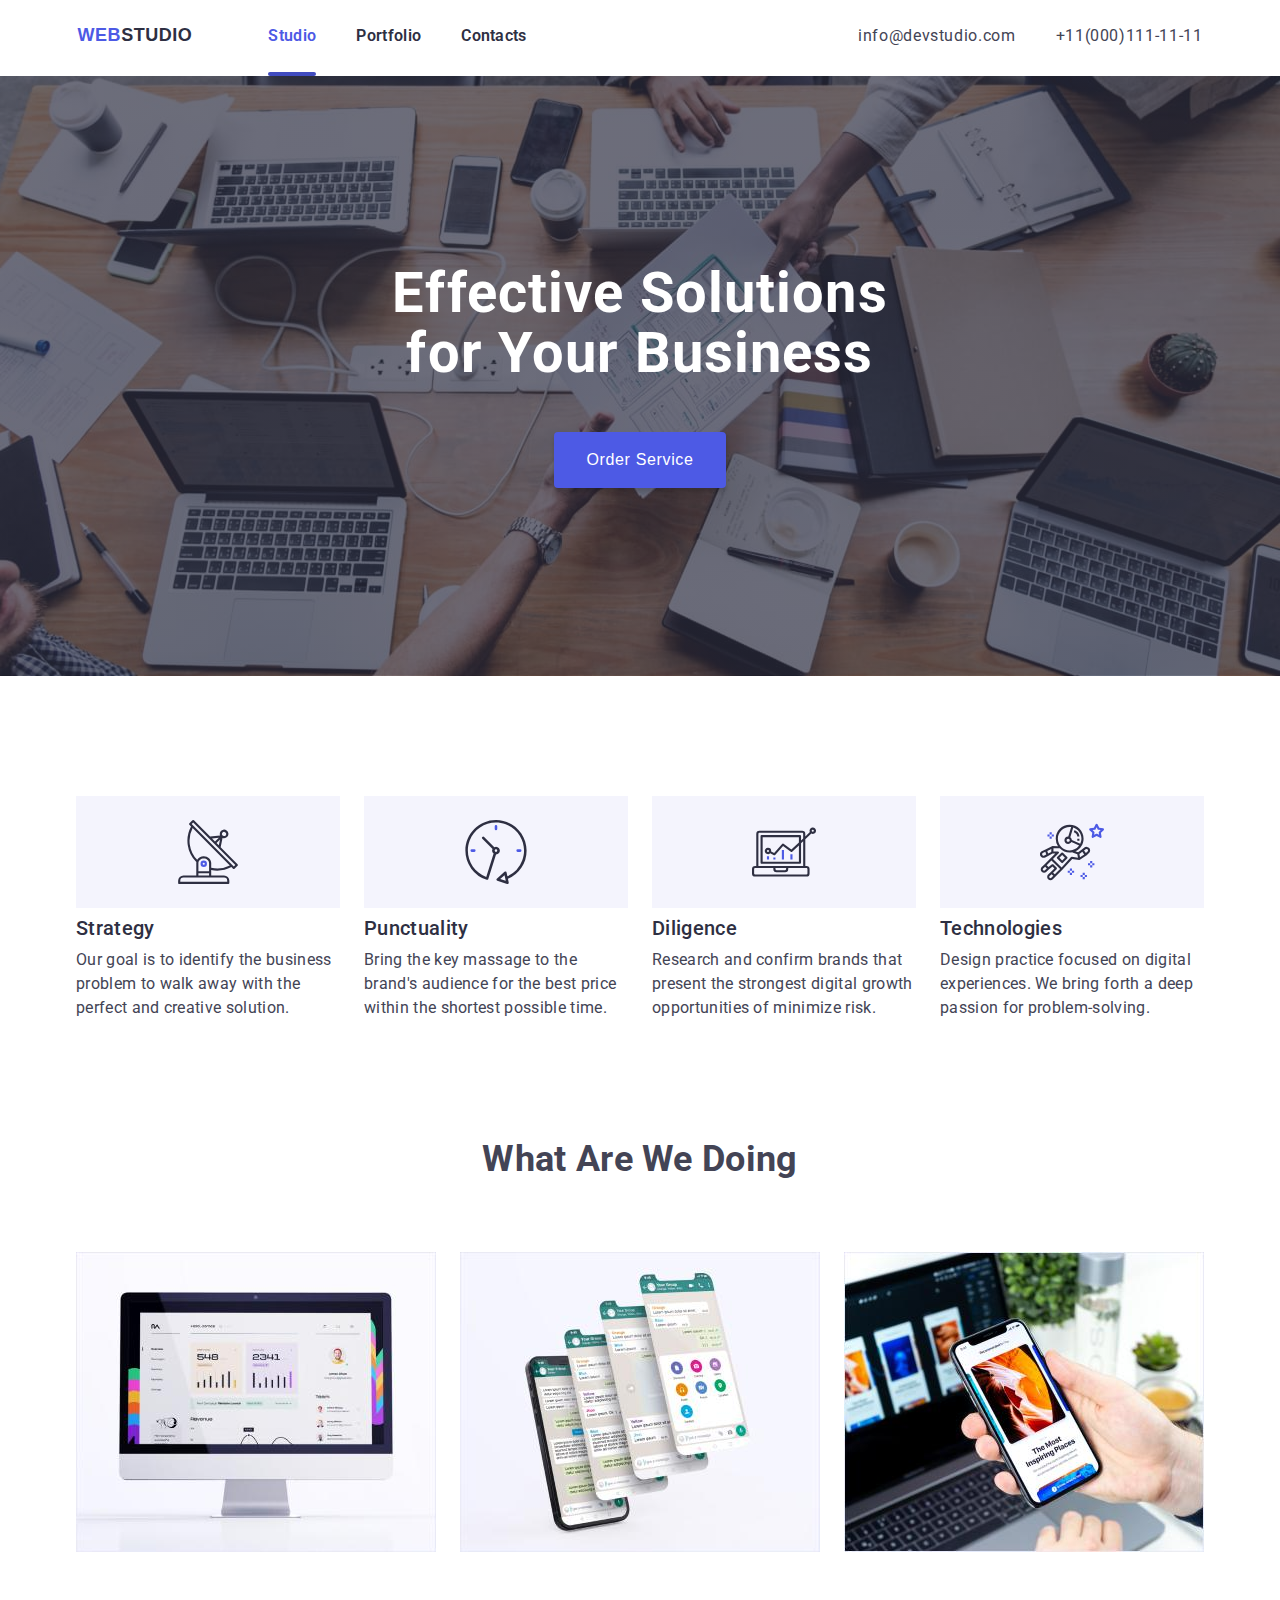
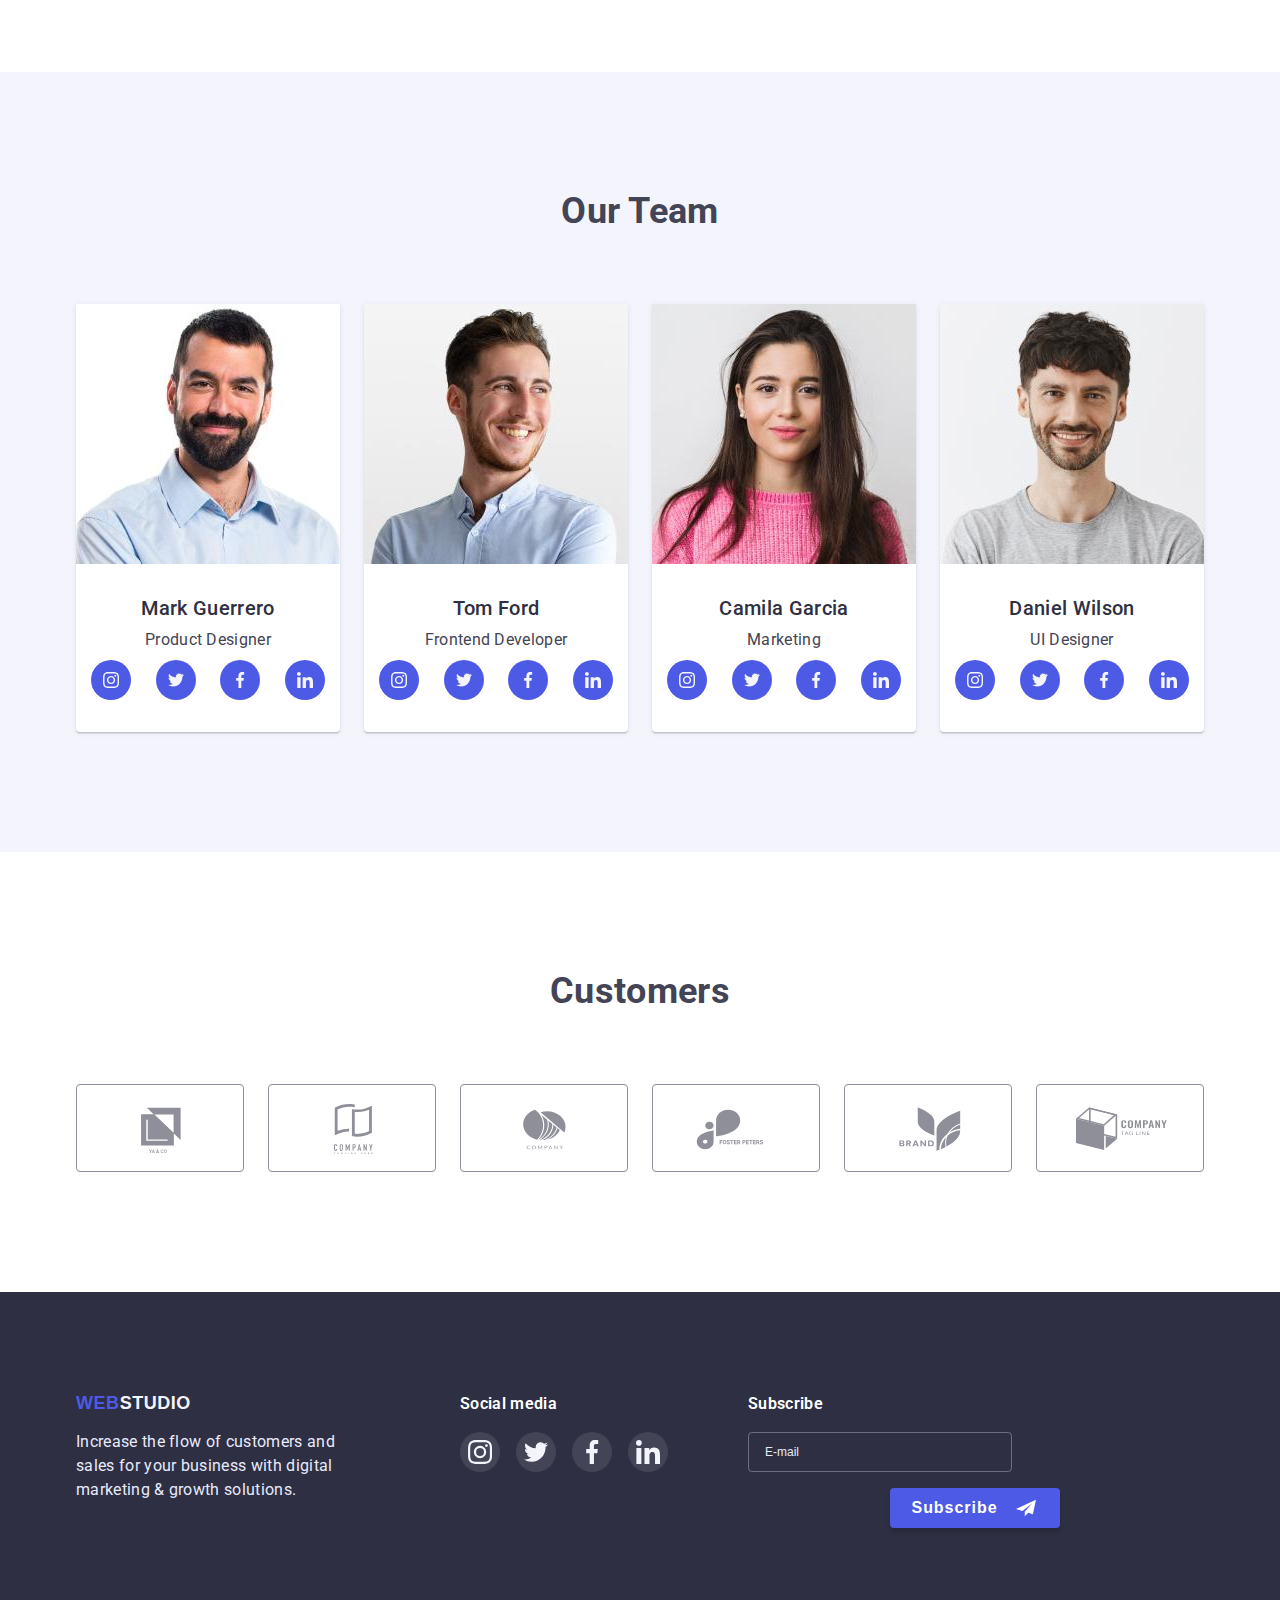
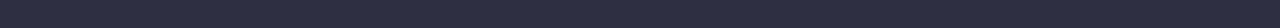
<file: index.html>
<!DOCTYPE html>
<html lang="en">

<head>
  <meta charset="utf-8">
  <meta name="viewport" content="width=device-width, initial-scale=1.0">
  <title>Studio</title>
  <link rel="preconnect" href="https://fonts.googleapis.com">
  <link rel="preconnect" href="https://fonts.gstatic.com" crossorigin>
  <link href="https://fonts.googleapis.com/css2?family=Roboto:wght@400;500;700;900&display=swap" rel="stylesheet">
  <link rel="stylesheet" href="https://cdnjs.cloudflare.com/ajax/libs/modern-normalize/1.1.0/modern-normalize.min.css"
    integrity="sha512-wpPYUAdjBVSE4KJnH1VR1HeZfpl1ub8YT/NKx4PuQ5NmX2tKuGu6U/JRp5y+Y8XG2tV+wKQpNHVUX03MfMFn9Q=="
    crossorigin="anonymous" referrerpolicy="no-referrer">
  <link href="./css/style.css" rel="stylesheet">
</head>

<body>
  <header class="page-header">
    <div class="container flex-container">
      <nav class="main-nav flex-container">
        <a href="./index.html" class="link logo"> <span>WEB</span>STUDIO </a>
        <button type="button" class="menu-toggle open js-open-menu" aria-expanded="false" aria-controls="mobile-menu">
          <svg class="icon-menu" aria-label="Переключатель мобільного вікна">
            <use href="./images/icons.svg#icon-menu-hamburger"></use>
          </svg>
        </button>

        <div class="menu-container js-menu-container" id="mobile-menu">
          <button class="menu-toggle close js-close-menu">
            <svg class="icon-close">
              <use href="./images/icons.svg#icon-close-black"></use>
            </svg>
          </button>
          <ul class="site-nav list flex-container">
            <li class="item">
              <a href="./index.html" class="link active">Studio</a>
            </li>
            <li class="item">
              <a href="./portfolio.html" class="link ">Portfolio</a>
            </li>
            <li class="item">
              <a href="" class="link">Contacts</a>
            </li>
          </ul>
          <ul class="site-contacts list flex-container">
            <li class="item">
              <ul class="contacts list flex-container">
                <li class="item">
                  <a href="" class="link">
                    <svg class="icon-contacts">
                      <use href="./images/icons.svg#icon-instagram"></use>
                    </svg>
                  </a>
                </li>
                <li class="item">
                  <a href="" class="link">
                    <svg class="icon-contacts">
                      <use href="./images/icons.svg#icon-twitter"></use>
                    </svg>
                  </a>
                </li>
                <li class="item">
                  <a href="" class="link">
                    <svg class="icon-contacts">
                      <use href="./images/icons.svg#icon-facebook"></use>
                    </svg>
                  </a>
                </li>
                <li class="item">
                  <a href="" class="link">
                    <svg class="icon-contacts">
                      <use href="./images/icons.svg#icon-linkedin"></use>
                    </svg>
                  </a>
                </li>
              </ul>
            </li>
            <li class="item">
              <a href="mailto:info@devstudio.com" class="link">info@devstudio.com</a>
            </li>
            <li class="item">
              <a href="tel:+110001111111" class="link">+11(000)111-11-11</a>
            </li>
          </ul>
        </div>
      </nav>

    </div>
  </header>
  <main>
    <section class="hero section text-center">
      <div class="container">
        <h1 class="title">Effective Solutions <br> for Your Business</h1>
        <button type="button" class="button primary" data-modal-open>Order Service</button>
      </div>
    </section>
    <section class="section">
      <div class="container">
        <ul class="skill-box list flex-container">
          <li class="item">
            <div class="skill-images">
              <svg class="skill-icon">
                <use href="./images/icons.svg#icon-antenna"></use>
              </svg>
            </div>
            <div class="skill-text">
              <h3 class="subject text-center">Strategy</h3>
              <p>
                Our goal is to identify the business problem to walk away with the perfect and creative solution.
              </p>
            </div>
          </li>
          <li class="item">
            <div class="skill-images">
              <svg class="skill-icon">
                <use href="./images/icons.svg#icon-clock"></use>
              </svg>
            </div>
            <div class="skill-text">
              <h3 class="subject text-center">Punctuality</h3>
              <p>
                Bring the key massage to the brand's audience for the best price within the shortest possible time.
              </p>
            </div>
          </li>
          <li class="item">
            <div class="skill-images">
              <svg class="skill-icon">
                <use href="./images/icons.svg#icon-diagram"></use>
              </svg>
            </div>
            <div class="skill-text">
              <h3 class="subject text-center">Diligence</h3>
              <p>
                Research and confirm brands that present the strongest digital growth opportunities of minimize risk.
              </p>
            </div>
          </li>
          <li class="item">
            <div class="skill-images">
              <svg class="skill-icon">
                <use href="./images/icons.svg#icon-astronaut"></use>
              </svg>
            </div>
            <div class="skill-text">
              <h3 class="subject text-center">Technologies</h3>
              <p>
                Design practice focused on digital experiences. We bring forth a deep passion for problem-solving.
              </p>
            </div>
          </li>
        </ul>
      </div>
    </section>
    <section class="section work">
      <div class="container">
        <h2 class="subtitle text-center">What Are We Doing</h2>
        <ul class="work-type list flex-container">
          <li class="item">
            <img srcset="./images/first-360.jpg 1x, ./images/first-720.jpg 2x" src="./images/first-360.jpg" width="360"
              alt="planning" class="image">
          </li>
          <li class="item">
            <img srcset="./images/second-360.jpg 1x, ./images/second-720.jpg 2x" src="./images/second-360.jpg"
              width="360" alt="communication" class="image">
          </li>
          <li class="item">
            <img srcset="./images/third-360.jpg 1x, ./images/third-720.jpg 2x" src="./images/third-360.jpg" width="360"
              alt="working" class="image">
          </li>
        </ul>
      </div>
    </section>
    <section class="section employees">
      <div class="container">
        <h2 class="subtitle text-center">Our Team</h2>
        <ul class="employees-desc list flex-container text-center">
          <li class="item">
            <img srcset="./images/mark-264.jpg 1x, ./images/mark-528.jpg 2x" src="./images/mark-264.jpg" width="264"
              alt="Our team Designer" class="image">
            <div class="description">
              <h3 class="subject">Mark Guerrero</h3>
              <p>Product Designer</p>
              <ul class="team contacts list flex-container">
                <li class="item">
                  <a href="" class="link">
                    <svg class="icon-contacts">
                      <use href="./images/icons.svg#icon-instagram"></use>
                    </svg>
                  </a>
                </li>
                <li class="item">
                  <a href="" class="link">
                    <svg class="icon-contacts">
                      <use href="./images/icons.svg#icon-twitter"></use>
                    </svg>
                  </a>
                </li>
                <li class="item">
                  <a href="" class="link">
                    <svg class="icon-contacts">
                      <use href="./images/icons.svg#icon-facebook"></use>
                    </svg>
                  </a>
                </li>
                <li class="item">
                  <a href="" class="link">
                    <svg class="icon-contacts">
                      <use href="./images/icons.svg#icon-linkedin"></use>
                    </svg>
                  </a>
                </li>
              </ul>
            </div>
          </li>
          <li class="item">
            <img srcset="./images/top-264.jpg 1x, ./images/top-528.jpg 2x" src="./images/top-264.jpg" width="264"
              alt="Our team frontend Developer" class="image">
            <div class="description">
              <h3 class="subject">Tom Ford</h3>
              <p>Frontend Developer</p>
              <ul class="team contacts list flex-container">
                <li class="item">
                  <a href="" class="link">
                    <svg class="icon-contacts">
                      <use href="./images/icons.svg#icon-instagram"></use>
                    </svg>
                  </a>
                </li>
                <li class="item">
                  <a href="" class="link">
                    <svg class="icon-contacts">
                      <use href="./images/icons.svg#icon-twitter"></use>
                    </svg>
                  </a>
                </li>
                <li class="item">
                  <a href="" class="link">
                    <svg class="icon-contacts">
                      <use href="./images/icons.svg#icon-facebook"></use>
                    </svg>
                  </a>
                </li>
                <li class="item">
                  <a href="" class="link">
                    <svg class="icon-contacts">
                      <use href="./images/icons.svg#icon-linkedin"></use>
                    </svg>
                  </a>
                </li>
              </ul>
            </div>
          </li>
          <li class="item">
            <img srcset="./images/camila-264.jpg 1x, ./images/camila-528.jpg 2x" src="./images/camila-264.jpg"
              width="264" alt="our team marketing" class="image">
            <div class="description">
              <h3 class="subject">Camila Garcia</h3>
              <p>Marketing</p>
              <ul class="team contacts list flex-container">
                <li class="item">
                  <a href="" class="link">
                    <svg class="icon-contacts">
                      <use href="./images/icons.svg#icon-instagram"></use>
                    </svg>
                  </a>
                </li>
                <li class="item">
                  <a href="" class="link">
                    <svg class="icon-contacts">
                      <use href="./images/icons.svg#icon-twitter"></use>
                    </svg>
                  </a>
                </li>
                <li class="item">
                  <a href="" class="link">
                    <svg class="icon-contacts">
                      <use href="./images/icons.svg#icon-facebook"></use>
                    </svg>
                  </a>
                </li>
                <li class="item">
                  <a href="" class="link">
                    <svg class="icon-contacts">
                      <use href="./images/icons.svg#icon-linkedin"></use>
                    </svg>
                  </a>
                </li>
              </ul>
            </div>
          </li>
          <li class="item">
            <img srcset="./images/deniel-264.jpg 1x, ./images/deniel-528.jpg 2x" src="./images/deniel-264.jpg"
              width="264" alt="our team Designer" class="image">
            <div class="description">
              <h3 class="subject">Daniel Wilson</h3>
              <p>UI Designer</p>
              <ul class="team contacts list flex-container">
                <li class="item">
                  <a href="" class="link">
                    <svg class="icon-contacts">
                      <use href="./images/icons.svg#icon-instagram"></use>
                    </svg>
                  </a>
                </li>
                <li class="item">
                  <a href="" class="link">
                    <svg class="icon-contacts">
                      <use href="./images/icons.svg#icon-twitter"></use>
                    </svg>
                  </a>
                </li>
                <li class="item">
                  <a href="" class="link">
                    <svg class="icon-contacts">
                      <use href="./images/icons.svg#icon-facebook"></use>
                    </svg>
                  </a>
                </li>
                <li class="item">
                  <a href="" class="link">
                    <svg class="icon-contacts">
                      <use href="./images/icons.svg#icon-linkedin"></use>
                    </svg>
                  </a>
                </li>
              </ul>
            </div>
          </li>
        </ul>
      </div>
    </section>
    <section class="section client">
      <div class="container">
        <h2 class="subtitle text-center">Customers</h2>
        <ul class="client-list list flex-container">
          <li class="item">
            <a href="" class="link">
              <svg class="client-image">
                <use href="./images/icons.svg#icon-logo1"></use>
              </svg>
            </a>
          </li>
          <li class="item">
            <a href="" class="link">
              <svg class="client-image">
                <use href="./images/icons.svg#icon-logo2"></use>
              </svg>
            </a>
          </li>
          <li class="item">
            <a href="" class="link">
              <svg class="client-image">
                <use href="./images/icons.svg#icon-logo3"></use>
              </svg>
            </a>
          </li>
          <li class="item">
            <a href="" class="link">
              <svg class="client-image">
                <use href="./images/icons.svg#icon-logo4"></use>
              </svg>
            </a>
          </li>
          <li class="item">
            <a href="" class="link">
              <svg class="client-image">
                <use href="./images/icons.svg#icon-logo5"></use>
              </svg>
            </a>
          </li>
          <li class="item">
            <a href="" class="link">
              <svg class="client-image">
                <use href="./images/icons.svg#icon-logo-6"></use>
              </svg>
            </a>
          </li>
        </ul>
      </div>
    </section>
    <div class="backdrop is-hidden" data-modal>
      <div class="modal">
        <div class="modal-container">
          <button class="button modal-close" data-modal-close>
            <svg>
              <use href="./images/icons.svg#icon-close-black"></use>
            </svg>
          </button>
          <form class="form-feild">
            <div role="group">
              <h3 class="subject text-center ">Leave your contacts and we will call you back</h3>
              <label class="form-label">
                <span class="label-text">Name</span>
                <input type="text" class="form-input" name="modal-form">
                <svg class="form-icon">
                  <use href="./images/icons.svg#icon-person-black"></use>
                </svg>
              </label>
              <label class="form-label">
                <span class="label-text">Phone</span>
                <input type="tel" class="form-input" name="modal-form" maxlength="20">
                <svg class="form-icon">
                  <use href="./images/icons.svg#icon-phone-black"></use>
                </svg>
              </label>
              <label class="form-label">
                <span class="label-text">Email</span>
                <input type="email" class="form-input" name="modal-form">
                <svg class="form-icon">
                  <use href="./images/icons.svg#icon-email-black"></use>
                </svg>
              </label>
            </div>

            <label class="form-label">
              <span class="label-text">Comment</span>
              <textarea class="comments" name="comments" placeholder="Text input"></textarea>
            </label>

            <label class="form-label policy">
              <input class="hidden-checkbox" type="checkbox" name="policy" value="policy">
              <span class="modal-checkbox"></span>
              <span class="text-checkbox">I accept the terms and conditions of the <a href="" class="link">Privacy
                  Policy</a></span>
            </label>
            <div class="button-wrapper flex-container">
              <button type="submit" class="button primary send">Send</button>
            </div>
          </form>
        </div>
      </div>
    </div>
  </main>
  <footer class="site-footer">
    <div class="container flex-container">
      <div class="footer-wrapper primery">
        <a href="./index.html" class="link logo"> <span>WEB</span>STUDIO </a>
        <p class="secondary">
          Increase the flow of customers and sales for your business with
          digital marketing & growth solutions.
        </p>
      </div>
      <div class="footer-wrapper secondary">
        <p class="icon-desc">Social media</p>
        <ul class="footer-contacts list flex-container">
          <li class="item">
            <a href="" class="link">
              <svg class="icon-contacts">
                <use href="./images/icons.svg#icon-instagram"></use>
              </svg>
            </a>
          </li>
          <li class="item">
            <a href="" class="link">
              <svg class="icon-contacts">
                <use href="./images/icons.svg#icon-twitter"></use>
              </svg>
            </a>
          </li>
          <li class="item">
            <a href="" class="link">
              <svg class="icon-contacts">
                <use href="./images/icons.svg#icon-facebook"></use>
              </svg>
            </a>
          </li>
          <li class="item">
            <a href="" class="link">
              <svg class="icon-contacts">
                <use href="./images/icons.svg#icon-linkedin"></use>
              </svg>
            </a>
          </li>
        </ul>
      </div>
      <div class="footer-wrapper subscrib">
        <form class="form-feild" autocomplete="on">
          <p class="icon-desc">Subscribe</p>
          <div class="form-wrapper flex-container">
            <label class="form-label">
              <input type="email" name="form-subscribe" class="form-subscribe" placeholder="E-mail" autocomplete="on">
            </label>
            <button type="submit" class="button primary subscribe-button">Subscribe
              <svg class="icon-subscribe">
                <use href="./images/icons.svg#icon-subscribe"></use>
              </svg>
            </button>
          </div>
        </form>
      </div>
    </div>
  </footer>
  <script src="./js/modal.js"></script>
  <script src="./js/mobile-menu.js"></script>
</body>

</html>
</file>
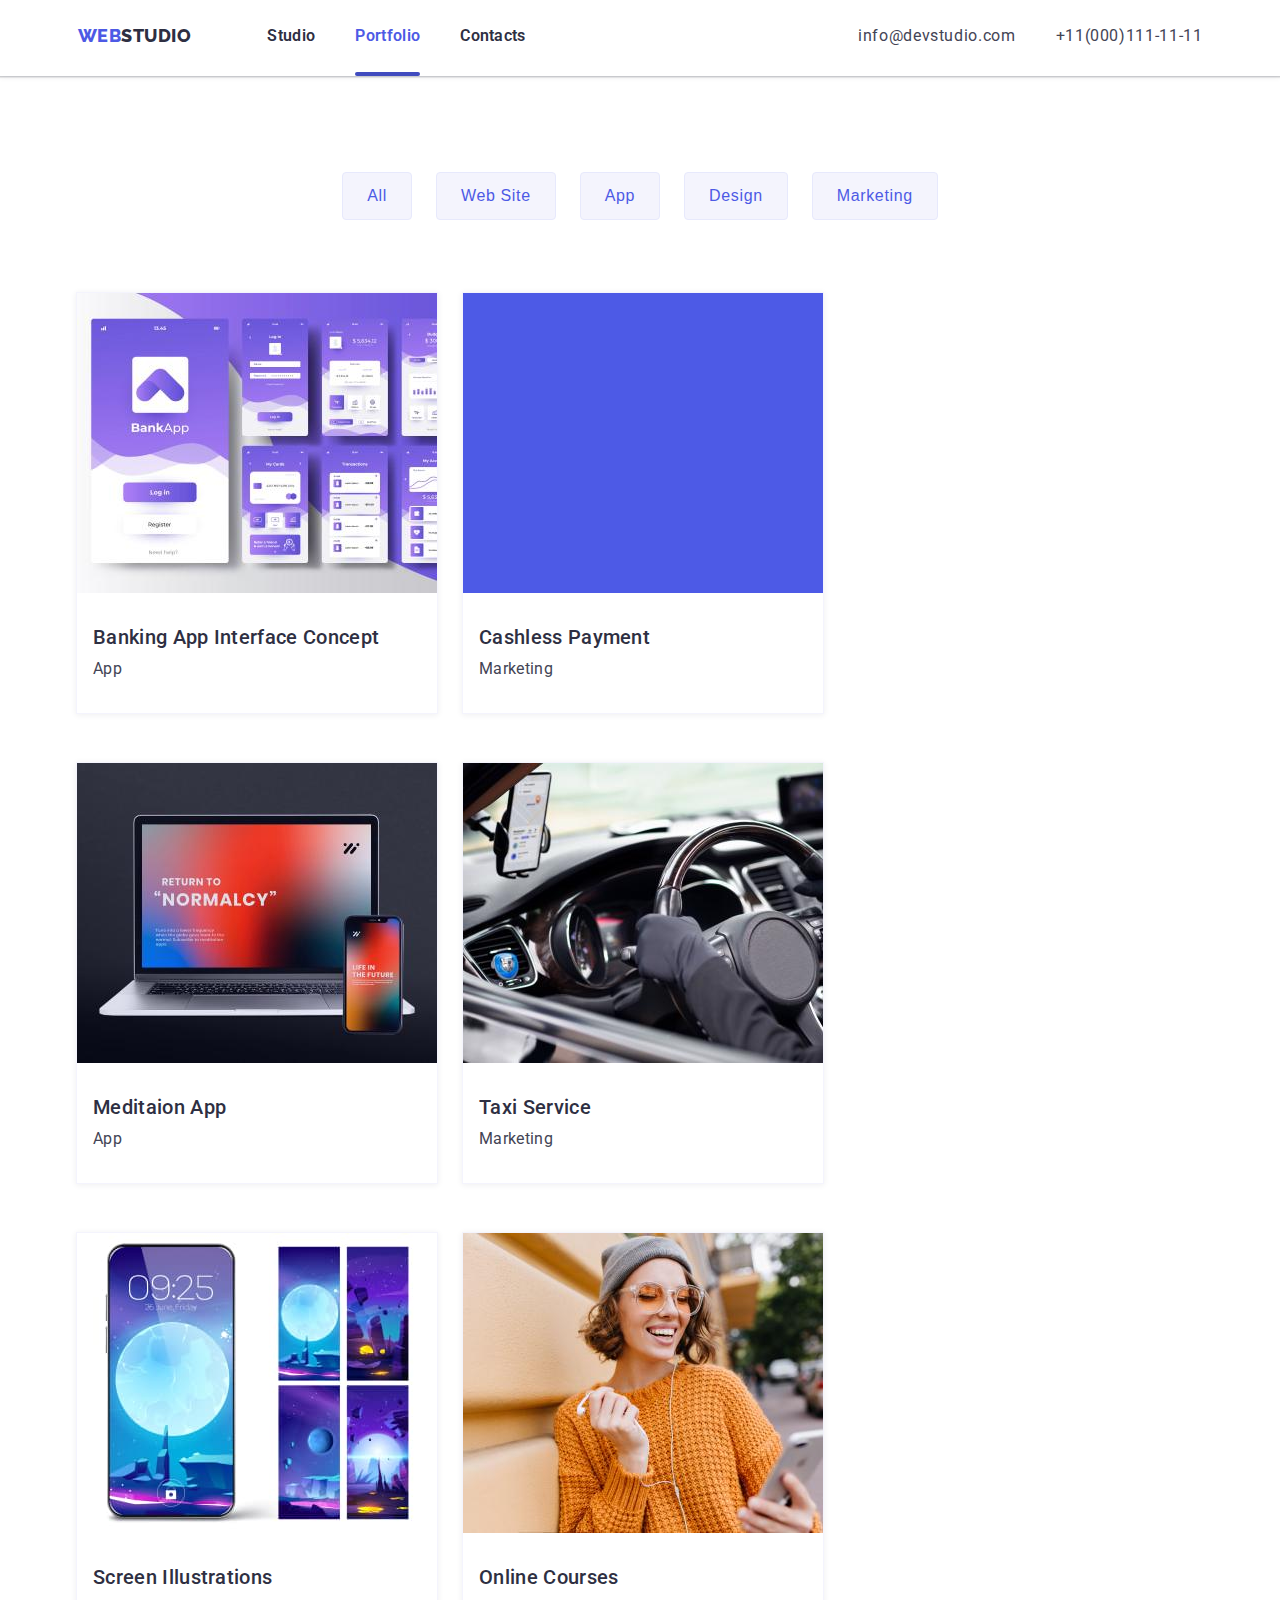
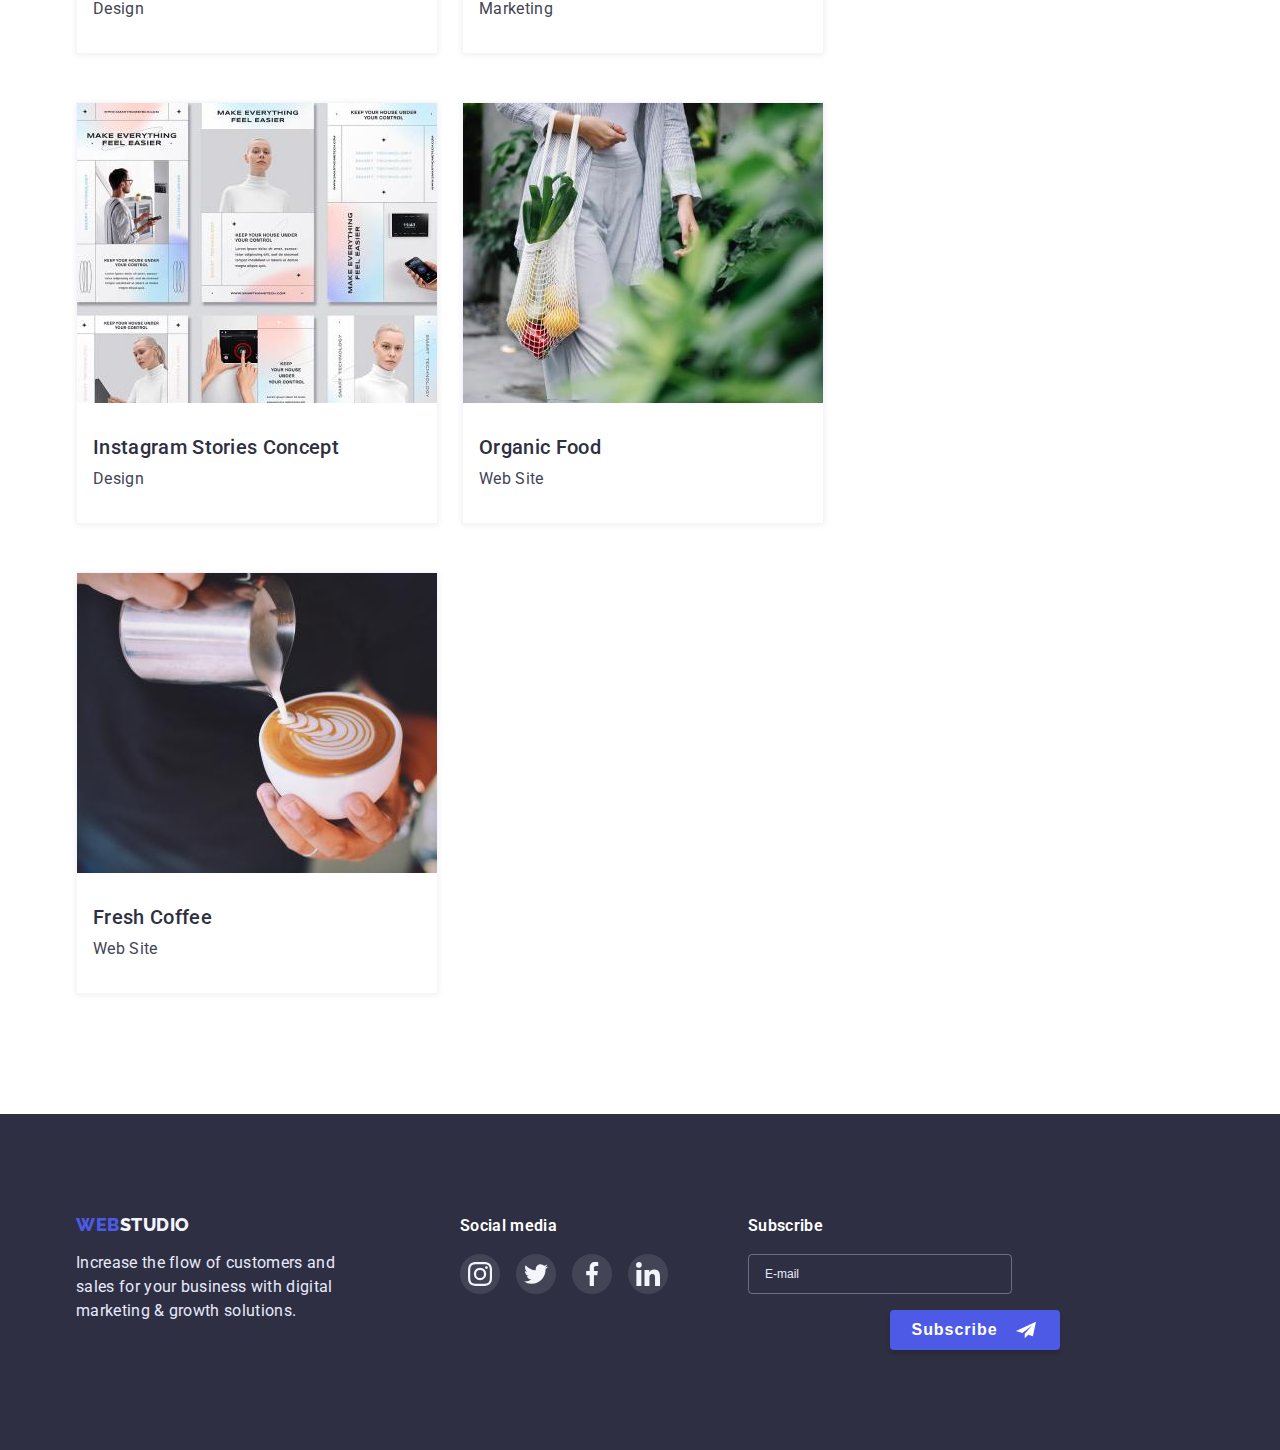
<file: portfolio.html>
<!DOCTYPE html>
<html lang="en">

<head>
	<meta charset="utf-8">
	<meta name="viewport" content="width=device-width, initial-scale=1.0" />
	<title>Portfolio</title>
	<link rel="preconnect" href="https://fonts.gstatic.com" crossorigin>
	<link href="https://fonts.googleapis.com/css2?family=Raleway:wght@700&family=Roboto:wght@400;700;900&display=swap"
		rel="stylesheet">
	<link rel="stylesheet" href="https://cdnjs.cloudflare.com/ajax/libs/modern-normalize/1.1.0/modern-normalize.min.css"
		integrity="sha512-wpPYUAdjBVSE4KJnH1VR1HeZfpl1ub8YT/NKx4PuQ5NmX2tKuGu6U/JRp5y+Y8XG2tV+wKQpNHVUX03MfMFn9Q=="
		crossorigin="anonymous" referrerpolicy="no-referrer">
	<link href="./css/style.css" rel="stylesheet">
</head>

<body>
	<header class="page-header">
		<div class="container flex-container">
			<nav class="main-nav flex-container">
				<a href="./index.html" class="link logo"> <span>WEB</span>STUDIO </a>
				<button type="button" class="menu-toggle open js-open-menu" aria-expanded="false"
					aria-controls="mobile-menu">
					<svg class="icon-menu" aria-label="Переключатель мобільного вікна">
						<use href="./images/icons.svg#icon-menu-hamburger"></use>
					</svg>
				</button>

				<div class="menu-container js-menu-container" id="mobile-menu">
					<button class="menu-toggle close js-close-menu">
						<svg class="icon-close">
							<use href="./images/icons.svg#icon-close-black"></use>
						</svg>
					</button>
					<ul class="site-nav list flex-container">
						<li class="item">
							<a href="./index.html" class="link">Studio</a>
						</li>
						<li class="item">
							<a href="./portfolio.html" class="link active">Portfolio</a>
						</li>
						<li class="item">
							<a href="" class="link">Contacts</a>
						</li>
					</ul>
					<ul class="site-contacts list flex-container">
						<li class="item">
							<ul class="contacts list flex-container">
								<li class="item">
									<a href="" class="link">
										<svg class="icon-contacts">
											<use href="./images/icons.svg#icon-instagram"></use>
										</svg>
									</a>
								</li>
								<li class="item">
									<a href="" class="link">
										<svg class="icon-contacts">
											<use href="./images/icons.svg#icon-twitter"></use>
										</svg>
									</a>
								</li>
								<li class="item">
									<a href="" class="link">
										<svg class="icon-contacts">
											<use href="./images/icons.svg#icon-facebook"></use>
										</svg>
									</a>
								</li>
								<li class="item">
									<a href="" class="link">
										<svg class="icon-contacts">
											<use href="./images/icons.svg#icon-linkedin"></use>
										</svg>
									</a>
								</li>
							</ul>
						</li>
						<li class="item">
							<a href="mailto:info@devstudio.com" class="link">info@devstudio.com</a>
						</li>
						<li class="item">
							<a href="tel:+110001111111" class="link">+11(000)111-11-11</a>
						</li>
					</ul>
				</div>
			</nav>

		</div>
	</header>
	<main>
		<section class="section secondary">
			<div class="container">
				<ul class="filter-button list flex-container">
					<li class="item">
						<button type="button" class="button secondary">All</button>
					</li>
					<li class="item">
						<button type="button" class="button secondary">Web Site</button>
					</li>
					<li class="item">
						<button type="button" class="button secondary">App</button>
					</li>
					<li class="item">
						<button type="button" class="button secondary">Design</button>
					</li>
					<li class="item">
						<button type="button" class="button secondary">Marketing</button>
					</li>
				</ul>
				<h1 class="hidden">Services</h1>
				<h2 class="hidden">type services</h2>
				<ul class="gallery list flex-container">
					<li class="item">
						<a href="" class="link">
							<div class="overpay">
								<div class="hidden-item">
									<p>14 Stylish and User-Friendly App Design Concepts · Task Manager App · Calorie
										Tracker App · Exotic Fruit Ecommerce App · Cloud Storage App</p>
								</div>
								<img srcset="./images/img1-360.jpg 1x, ./images/img1-720.jpg 2x"
									src="./images/img1-360.jpg" width="360" alt="Interface Concept" class="image">
							</div>
							<div class="description">
								<h3 class="subject">Banking App Interface Concept</h3>
								<p>App</p>
							</div>
						</a>
					</li>
					<li class="item">
						<a href="" class="link">
							<div class="overpay">
								<div class="hidden-item">
									<p>14 Stylish and User-Friendly App Design Concepts · Task Manager App · Calorie
										Tracker App · Exotic Fruit Ecommerce App · Cloud Storage App</p>
								</div>
								<img srcset="./images/img2-360.jpg 1x, ./images/img2-720.jpg 2x"
									src="./images/img2-360.jpg" width="360" alt="Cashless Payment" class="image">
							</div>
							<div class="description">
								<h3 class="subject">Cashless Payment</h3>
								<p>Marketing</p>
							</div>
						</a>
					</li>
					<li class="item">
						<a href="" class="link">
							<div class="overpay">
								<div class="hidden-item">
									<p>14 Stylish and User-Friendly App Design Concepts · Task Manager App · Calorie
										Tracker App · Exotic Fruit Ecommerce App · Cloud Storage App</p>
								</div>
								<img srcset="./images/img3-360.jpg 1x, ./images/img3-720.jpg 2x"
									src="./images/img3-360.jpg" width="360" alt="Meditaion" class="image">
							</div>
							<div class="description">
								<h3 class="subject">Meditaion App</h3>
								<p>App</p>
							</div>
						</a>
					</li>
					<li class="item">
						<a href="" class="link">
							<div class="overpay">
								<div class="hidden-item">
									<p>14 Stylish and User-Friendly App Design Concepts · Task Manager App · Calorie
										Tracker App · Exotic Fruit Ecommerce App · Cloud Storage App</p>
								</div>
								<img srcset="./images/img4-360.jpg 1x, ./images/img4-720.jpg 2x"
									src="./images/img4-360.jpg" width="360" alt="Taxi" class="image">
							</div>
							<div class="description">
								<h3 class="subject">Taxi Service</h3>
								<p>Marketing</p>
							</div>
						</a>
					</li>
					<li class="item">
						<a href="" class="link">
							<div class="overpay">
								<div class="hidden-item">
									<p>14 Stylish and User-Friendly App Design Concepts · Task Manager App · Calorie
										Tracker App · Exotic Fruit Ecommerce App · Cloud Storage App</p>
								</div>
								<img srcset="./images/img5-360.jpg 1x, ./images/img5-720.jpg 2x"
									src="./images/img5-360.jpg" width="360" alt="Screen Illustrations" class="image">
							</div>
							<div class="description">
								<h3 class="subject">Screen Illustrations</h3>
								<p>Design</p>
							</div>
						</a>
					</li>
					<li class="item">
						<a href="" class="link">
							<div class="overpay">
								<div class="hidden-item">
									<p>14 Stylish and User-Friendly App Design Concepts · Task Manager App · Calorie
										Tracker App · Exotic Fruit Ecommerce App · Cloud Storage App</p>
								</div>
								<img srcset="./images/img6-360.jpg 1x, ./images/img6-720.jpg 2x"
									src="./images/img6-360.jpg" width="360" alt="Online Courses" class="image">
							</div>
							<div class="description">
								<h3 class="subject">Online Courses</h3>
								<p>Marketing</p>
							</div>
						</a>
					</li>
					<li class="item">
						<a href="" class="link">
							<div class="overpay">
								<div class="hidden-item">
									<p>14 Stylish and User-Friendly App Design Concepts · Task Manager App · Calorie
										Tracker App · Exotic Fruit Ecommerce App · Cloud Storage App</p>
								</div>
								<img srcset="./images/img7-360.jpg 1x, ./images/img7-720.jpg 2x"
									src="./images/img7-360.jpg" width="360" alt="Instagram Stories" class="image">
							</div>
							<div class="description">
								<h3 class="subject">Instagram Stories Concept</h3>
								<p>Design</p>
							</div>
						</a>
					</li>
					<li class="item">
						<a href="" class="link">
							<div class="overpay">
								<div class="hidden-item">
									<p>14 Stylish and User-Friendly App Design Concepts · Task Manager App · Calorie
										Tracker App · Exotic Fruit Ecommerce App · Cloud Storage App</p>
								</div>
								<img srcset="./images/img8-360.jpg 1x, ./images/img8-720.jpg 2x"
									src="./images/img8-360.jpg" width="360" alt="Organic Food" class="image">
							</div>
							<div class="description">
								<h3 class="subject">Organic Food</h3>
								<p>Web Site</p>
							</div>
						</a>
					</li>
					<li class="item">
						<a href="" class="link">
							<div class="overpay">
								<div class="hidden-item">
									<p>14 Stylish and User-Friendly App Design Concepts · Task Manager App · Calorie
										Tracker App · Exotic Fruit Ecommerce App · Cloud Storage App</p>
								</div>
								<img srcset="./images/img9-360.jpg 1x, ./images/img9-720.jpg 2x"
									src="./images/img9-360.jpg" width="360" alt="Fresh Coffee" class="image">
							</div>
							<div class="description">
								<h3 class="subject">Fresh Coffee</h3>
								<p>Web Site</p>
							</div>
						</a>
					</li>
				</ul>
			</div>
		</section>
	</main>
	<footer class="site-footer">
		<div class="container flex-container">
			<div class="footer-wrapper primery">
				<a href="./index.html" class="link logo"> <span>WEB</span>STUDIO </a>
				<p class="secondary">
					Increase the flow of customers and sales for your business with
					digital marketing & growth solutions.
				</p>
			</div>
			<div class="footer-wrapper secondary">
				<p class="icon-desc">Social media</p>
				<ul class="footer-contacts list flex-container">
					<li class="item">
						<a href="" class="link">
							<svg class="icon-contacts">
								<use href="./images/icons.svg#icon-instagram"></use>
							</svg>
						</a>
					</li>
					<li class="item">
						<a href="" class="link">
							<svg class="icon-contacts">
								<use href="./images/icons.svg#icon-twitter"></use>
							</svg>
						</a>
					</li>
					<li class="item">
						<a href="" class="link">
							<svg class="icon-contacts">
								<use href="./images/icons.svg#icon-facebook"></use>
							</svg>
						</a>
					</li>
					<li class="item">
						<a href="" class="link">
							<svg class="icon-contacts">
								<use href="./images/icons.svg#icon-linkedin"></use>
							</svg>
						</a>
					</li>
				</ul>
			</div>
			<div class="footer-wrapper subscrib">
				<form class="form-feild" autocomplete="on">
					<p class="icon-desc">Subscribe</p>
					<div class="form-wrapper flex-container">
						<label class="form-label">
							<input type="email" name="form-subscribe" class="form-subscribe" placeholder="E-mail"
								autocomplete="on">
						</label>
						<button type="submit" class="button primary subscribe-button">Subscribe
							<svg class="icon-subscribe">
								<use href="./images/icons.svg#icon-subscribe"></use>
							</svg>
						</button>
					</div>
				</form>
			</div>
		</div>
	</footer>
	<script src="./js/mobile-menu.js"></script>
</body>

</html>
</file>
<file: css/style.css>
body {
  font-family: Roboto, sans-serif;
  font-size: 16px;
  color: #434455;
  background-color: #ffffff;
  margin: 0;
  line-height: 1.5;
  letter-spacing: 0.02em;
}

h1,
h2,
h3,
p,
ul {
  margin: 0;
  padding: 0;
}

.link {
  text-decoration: none;
  letter-spacing: 0.02em;
  color: #434455;
  box-sizing: border-box;
}
.link:hover {
  color: #2E2F42;
}
.link:focus {
  color: #2E2F42;
}
.link:active {
  color: #4D5AE5;
}

.image {
  display: block;
  height: auto;
  width: 100%;
}

.text-center {
  text-align: center;
}

.section .container {
  max-width: 428px;
  margin: 0 auto;
  padding: 96px 16px;
}
@media screen and (min-width: 768px) {
  .section .container {
    max-width: 768px;
  }
}
@media screen and (min-width: 1200px) {
  .section .container {
    max-width: 1128px;
    padding: 120px 0;
  }
}
.section.employees {
  background-color: #F4F4FD;
}
.section.employees .container {
  padding-bottom: 128px;
}
@media screen and (min-width: 768px) {
  .section.employees .container {
    padding-bottom: 104px;
  }
}
@media screen and (min-width: 1200px) {
  .section.employees .container {
    padding-bottom: 120px;
  }
}
.section.secondary .container {
  padding: 48px 16px;
}
@media screen and (min-width: 768px) {
  .section.secondary .container {
    padding: 64px 16px 96px 16px;
  }
}
@media screen and (min-width: 1200px) {
  .section.secondary .container {
    padding: 96px 0px 120px 0;
  }
}
.section.work {
  display: none;
}
@media screen and (min-width: 1200px) {
  .section.work {
    display: block;
  }
}
@media screen and (min-width: 1200px) {
  .section.work .container {
    padding: 0 0 120px 0;
  }
}

.flex-container {
  display: flex;
  flex-wrap: wrap;
}

.hidden {
  display: none;
}

/* ========LOGO============= */
.logo {
  font-family: Raleway, sans-serif;
  color: #2E2F42;
  font-weight: 800;
  font-size: 18px;
  line-height: 1.33;
  letter-spacing: 0.03em;
}
.logo > span {
  color: #4D5AE5;
}

.site-footer .link.logo {
  display: inline-block;
  width: 100%;
  margin-bottom: 16px;
  color: #F4F4FD;
  line-height: 1.1666;
  text-align: center;
}
@media screen and (min-width: 768px) {
  .site-footer .link.logo {
    text-align: left;
  }
}

/* =========menu header ===========*/
.page-header {
  background-color: #ffffff;
  box-shadow: 0px 2px 1px rgba(46, 47, 66, 0.08), 0px 1px 1px rgba(46, 47, 66, 0.16), 0px 1px 6px rgba(46, 47, 66, 0.08);
  padding-bottom: 22px;
  padding-top: 24px;
}
@media screen and (min-width: 768px) {
  .page-header {
    padding-bottom: 0;
    padding-top: 0;
  }
}
.page-header .container {
  margin: 0 auto;
  padding-left: 16px;
  padding-right: 16px;
}
@media screen and (min-width: 480px) {
  .page-header .container {
    max-width: 428px;
  }
}
@media screen and (min-width: 768px) {
  .page-header .container {
    max-width: 768px;
    justify-content: space-between;
  }
}
@media screen and (min-width: 1200px) {
  .page-header .container {
    max-width: 1125px;
    padding-left: 0;
    padding-right: 0;
  }
}
.page-header .list .item {
  line-height: 0;
}
@media screen and (min-width: 768px) {
  .page-header .list {
    -moz-column-gap: 40px;
         column-gap: 40px;
  }
}
.page-header .link {
  display: inline-block;
  position: relative;
}

.menu-toggle.open {
  display: inline-block;
  padding-top: 24px;
  margin-left: auto;
  margin: 0;
  padding: 0;
  background-color: transparent;
  cursor: pointer;
  border: none;
  border-radius: 50%;
}
@media (min-width: 768px) {
  .menu-toggle.open {
    display: none;
  }
}
.menu-toggle.open:hover, .menu-toggle.open:focus {
  background-color: rgba(0, 0, 0, 0.1);
}
.menu-toggle.open .icon-menu {
  width: 32px;
  height: 22px;
}

.menu-container {
  position: fixed;
  top: 0;
  left: 0;
  width: 100%;
  max-width: 768px;
  height: 100%;
  display: flex;
  flex-direction: column;
  justify-content: space-between;
  padding: 40px;
  background-color: #ffffff;
  z-index: 999;
  overflow-y: auto;
  transform: translateX(100%);
  transition: transform 250ms ease-in-out;
}
@media screen and (min-width: 768px) {
  .menu-container {
    flex-wrap: wrap;
    flex-direction: row;
    padding: 0;
    z-index: 1;
    transform: translateX(0);
    position: relative;
  }
}
@media screen and (min-width: 1200px) {
  .menu-container {
    max-width: 1128px;
  }
}
.menu-container.is-open {
  transform: translateX(0);
}
.menu-container .menu-toggle.close {
  display: block;
  position: absolute;
  top: 40px;
  right: 40px;
  color: #fff;
  width: 24px;
  height: 24px;
  border-radius: 50%;
  background-color: #E7E9FC;
  border: 1px solid rgba(0, 0, 0, 0.1);
}
@media screen and (min-width: 768px) {
  .menu-container .menu-toggle.close {
    display: none;
  }
}
.menu-container .icon-close {
  display: block;
  width: 8px;
  height: 8px;
}

.main-nav {
  width: 100%;
  justify-content: space-between;
}
@media screen and (min-width: 768px) {
  .main-nav {
    justify-content: flex-start;
    flex-wrap: nowrap;
  }
}
@media screen and (min-width: 1200px) {
  .main-nav {
    -moz-column-gap: 76px;
         column-gap: 76px;
  }
}
@media screen and (min-width: 768px) {
  .main-nav .link.logo {
    padding-top: 24px;
  }
}
.main-nav .site-nav {
  flex-direction: column;
}
@media screen and (min-width: 768px) {
  .main-nav .site-nav {
    margin-left: 124px;
    flex-direction: row;
  }
}
@media screen and (min-width: 1200px) {
  .main-nav .site-nav {
    margin-left: 0;
  }
}
.main-nav .site-nav .link {
  position: relative;
  margin-top: 40px;
  font-weight: 600;
  color: #2E2F42;
  font-size: 36px;
  line-height: 1.11;
  transition: color 250ms cubic-bezier(0.4, 0, 0.2, 1);
}
@media screen and (min-width: 768px) {
  .main-nav .site-nav .link {
    padding-top: 24px;
    padding-bottom: 22px;
    font-size: 16px;
    line-height: 1.5;
    margin-top: 0;
  }
}
@media screen and (min-width: 1200px) {
  .main-nav .site-nav .link {
    padding-bottom: 28px;
  }
}
.main-nav .site-nav .link:hover {
  color: #434455;
}
.main-nav .site-nav .link:focus {
  color: #434455;
}
.main-nav .site-nav .link:active {
  color: #4D5AE5;
  opacity: 1;
}
.main-nav .site-nav .link.active {
  color: #4D5AE5;
  opacity: 1;
}
.main-nav .site-nav .link:active:after {
  color: #4D5AE5;
  opacity: 1;
}
.main-nav .site-nav .link.active:after {
  color: #4D5AE5;
  opacity: 1;
}
@media screen and (min-width: 768px) {
  .main-nav .site-nav .link:after {
    content: "";
    position: absolute;
    left: 0;
    bottom: 0;
    width: 100%;
    height: 4px;
    display: inline-block;
    border-radius: 2px;
    background-color: #404BBF;
    opacity: 0;
    transition: transform 250ms cubic-bezier(0.4, 0, 0.2, 1);
  }
}
.main-nav .site-contacts {
  flex-direction: column-reverse;
  row-gap: 40px;
  padding-top: 24px;
}
@media screen and (min-width: 768px) {
  .main-nav .site-contacts {
    flex-direction: column;
    row-gap: 0;
    margin-bottom: 10px;
  }
  .main-nav .site-contacts .item:last-child {
    margin-top: 4px;
  }
}
@media screen and (min-width: 1200px) {
  .main-nav .site-contacts {
    flex-direction: row;
    margin-bottom: 0;
  }
  .main-nav .site-contacts .item:last-child {
    margin-top: 0;
  }
}
@media screen and (min-width: 768px) {
  .main-nav .site-contacts .link:hover {
    color: #4D5AE5;
  }
  .main-nav .site-contacts .link:focus {
    color: #4D5AE5;
  }
}
.main-nav .site-contacts .contacts {
  padding-top: 8px;
  max-width: 328px;
  justify-content: space-between;
}
@media screen and (min-width: 768px) {
  .main-nav .site-contacts .contacts {
    display: none;
  }
}
.main-nav .site-contacts .contacts .link {
  display: block;
  padding: 8px;
  border-radius: 50%;
  background-color: #4D5AE5;
  transition: background-color 250ms cubic-bezier(0.4, 0, 0.2, 1);
}
.main-nav .site-contacts .contacts .link:active {
  background-color: #404BBF;
  box-shadow: 0px 4px 4px rgba(0, 0, 0, 0.15);
}
.main-nav .site-contacts .contacts .link:hover {
  background-color: #31D0AA;
}
.main-nav .site-contacts .contacts .link .icon-contacts {
  width: 24px;
  height: 24px;
  fill: #F4F4FD;
  display: block;
}

.link[href*="devstudio.com"] {
  font-size: 20px;
  color: #434455;
  letter-spacing: 0.04em;
  line-height: 1.2;
}
@media screen and (min-width: 768px) {
  .link[href*="devstudio.com"] {
    font-size: 12px;
    line-height: 1.33;
    font-weight: 400;
  }
}
@media screen and (min-width: 1200px) {
  .link[href*="devstudio.com"] {
    font-size: 16px;
    line-height: 1.5;
    font-weight: 400;
  }
}
.link[href*="+110001111111"] {
  font-size: 36px;
  color: #404BBF;
  letter-spacing: 0.02em;
  line-height: 1.11;
  font-weight: 600;
}
@media screen and (min-width: 768px) {
  .link[href*="+110001111111"] {
    font-size: 12px;
    line-height: 1.33;
    font-weight: 400;
    color: #434455;
    letter-spacing: 0.04em;
  }
}
@media screen and (min-width: 1200px) {
  .link[href*="+110001111111"] {
    font-size: 16px;
    line-height: 1.5;
    font-weight: 400;
  }
}

.hero.section {
  background-color: #2E2F42;
  background-image: linear-gradient(to right, rgba(46, 47, 66, 0.7), rgba(46, 47, 66, 0.7)), url(../images/people-office-1440.jpg);
  margin: 0 auto;
  background-size: cover;
  background-position: center;
  background-repeat: no-repeat;
  max-width: 768px;
  max-width: 1440px;
}
@media screen and (min-device-pixel-ratio: 2), screen and (-webkit-min-device-pixel-ratio: 2), screen and (min-resolution: 192dpi), screen and (min-resolution: 2dppx) {
  .hero.section {
    background-image: linear-gradient(to right, rgba(46, 47, 66, 0.7), rgba(46, 47, 66, 0.7)), url("../images/people-office-2880.jpg");
  }
}
.hero.section .container {
  padding: 112px 0;
}
@media screen and (min-width: 768px) {
  .hero.section .container {
    padding: 112px 0 108px 0;
  }
}
@media screen and (min-width: 1200px) {
  .hero.section .container {
    padding: 188px 0 188px 0;
  }
}

/* ==============TITLE============== */
.title {
  color: #ffffff;
  margin-bottom: 72px;
  font-size: 36px;
  line-height: 1.11;
  letter-spacing: 0.02em;
}
@media screen and (min-width: 768px) {
  .title {
    margin-bottom: 40px;
    font-size: 56px;
    line-height: 1.07;
  }
}
@media screen and (min-width: 1200px) {
  .title {
    margin-bottom: 48px;
  }
}

.subtitle {
  margin-bottom: 72px;
  font-size: 36px;
  line-height: 1.11;
  font-weight: 700;
}

.subject {
  margin-bottom: 8px;
  color: #2E2F42;
  font-weight: 500;
  font-size: 20px;
  line-height: 1.2;
}

/* ============BUTTON=========== */
.button {
  display: inline-block;
  border-radius: 4px;
  border: none;
  cursor: pointer;
  font-size: 16px;
  font-weight: 500;
  letter-spacing: 0.04em;
}
.button.primary {
  max-height: 56px;
  padding: 16px 32px;
  box-shadow: 0px 4px 4px rgba(0, 0, 0, 0.15);
  background-color: #4D5AE5;
  color: #ffffff;
  line-height: 1.5;
  transition: box-shadow 250ms cubic-bezier(0.4, 0, 0.2, 1);
}
.button.primary:active {
  background-color: #404BBF;
  box-shadow: 0px 4px 4px rgba(0, 0, 0, 0.15);
}
.button.primary:hover {
  box-shadow: 0px 1px 6px rgba(46, 47, 66, 0.08), 0px 1px 1px rgba(46, 47, 66, 0.16), 0px 2px 1px rgba(46, 47, 66, 0.08);
}
.button.primary:focus {
  box-shadow: 0px 1px 6px rgba(46, 47, 66, 0.08), 0px 1px 1px rgba(46, 47, 66, 0.16), 0px 2px 1px rgba(46, 47, 66, 0.08);
}
.button.secondary {
  max-height: 40px;
  border: 1px solid #E7E9FC;
  padding: 7px 15px;
  background-color: #F4F4FD;
  color: #4D5AE5;
  line-height: 1.5;
  transition: borfer 250ms cubic-bezier(0.4, 0, 0.2, 1), background-color 250ms cubic-bezier(0.4, 0, 0.2, 1), color 250ms cubic-bezier(0.4, 0, 0.2, 1), box-shadow 250ms cubic-bezier(0.4, 0, 0.2, 1);
}
.button.secondary:hover {
  border: 1px solid #4D5AE5;
  background-color: #4D5AE5;
  color: #ffffff;
  box-shadow: 0px 3px 1px rgba(0, 0, 0, 0.1), 0px 2px 1px rgba(0, 0, 0, 0.08), 0px 2px 2px rgba(0, 0, 0, 0.12);
}
.button.secondary:focus {
  border: 1px solid #4D5AE5;
  background-color: #4D5AE5;
  color: #ffffff;
  box-shadow: 0px 3px 1px rgba(0, 0, 0, 0.1), 0px 2px 1px rgba(0, 0, 0, 0.08), 0px 2px 2px rgba(0, 0, 0, 0.12);
}
@media screen and (min-width: 768px) {
  .button.secondary {
    max-height: 48px;
    padding: 11px 24px;
  }
}

.filter-button {
  max-width: 320px;
  justify-content: flex-start;
  -moz-column-gap: 24px;
       column-gap: 24px;
  row-gap: 16px;
  margin-bottom: 48px;
}
@media screen and (min-width: 768px) {
  .filter-button {
    max-width: 768px;
    justify-content: center;
    margin-bottom: 64px;
  }
}
@media screen and (min-width: 1200px) {
  .filter-button {
    max-width: 1152px;
    margin-bottom: 72px;
  }
}

/* ==============LIST============== */
.list {
  list-style-type: none;
}

.skill-box {
  row-gap: 72px;
  -moz-column-gap: 24px;
       column-gap: 24px;
}
.skill-box > .item {
  margin: 0 auto;
  max-width: 392px;
  -moz-column-gap: 72px;
       column-gap: 72px;
}
@media screen and (min-width: 768px) {
  .skill-box > .item {
    max-width: 356px;
    justify-content: space-between;
  }
}
@media screen and (min-width: 1200px) {
  .skill-box > .item {
    max-width: 264px;
  }
}
.skill-box > .item .skill-text {
  font-weight: 500;
}
@media screen and (min-width: 1200px) {
  .skill-box > .item .skill-text {
    padding-top: 8px;
    font-weight: 400;
  }
}
.skill-box > .item .skill-images {
  display: none;
}
@media screen and (min-width: 1200px) {
  .skill-box > .item .skill-images {
    display: block;
    width: 100%;
    height: 112px;
    display: flex;
    justify-content: center;
    align-items: center;
    background-color: #F4F4FD;
  }
}
@media screen and (min-width: 1200px) {
  .skill-box > .item .skill-icon {
    display: block;
    margin: 0 auto;
    width: 64px;
    height: 64px;
    margin: 0;
    fill: #2E2F42;
  }
}
.skill-box > .item .subject {
  font-size: 36px;
  font-weight: 700;
  line-height: 1.11;
  text-align: center;
}
@media screen and (min-width: 768px) {
  .skill-box > .item .subject {
    text-align: left;
  }
}
@media screen and (min-width: 1200px) {
  .skill-box > .item .subject {
    font-size: 20px;
    font-weight: 500;
    line-height: 1.2;
  }
}

.work-type {
  -moz-column-gap: 24px;
       column-gap: 24px;
}
.work-type > .item {
  max-width: 360px;
  background-image: linear-gradient 0deg, rgba(77, 90, 229, 0.1), rgba(77, 90, 229, 0.1);
}

.employees-desc {
  -moz-column-gap: 24px;
       column-gap: 24px;
  margin: 0 auto;
  row-gap: 72px;
  justify-content: center;
}
@media screen and (min-width: 768px) {
  .employees-desc {
    max-width: 552px;
    justify-content: space-between;
    row-gap: 64px;
  }
}
@media screen and (min-width: 1200px) {
  .employees-desc {
    max-width: 1152px;
    row-gap: 0;
  }
}
.employees-desc > .item {
  max-width: 264px;
  background-color: #ffffff;
  box-shadow: 0px 1px 6px rgba(46, 47, 66, 0.08), 0px 1px 1px rgba(46, 47, 66, 0.16), 0px 2px 1px rgba(46, 47, 66, 0.08);
  border-radius: 0px 0px 4px 4px;
}
.employees-desc .contacts.list {
  justify-content: space-between;
  margin-top: 8px;
}
.employees-desc .link {
  display: block;
  width: 40px;
  background-color: #4D5AE5;
  padding: 12px;
  border-radius: 50%;
  transition: background-color 250ms cubic-bezier(0.4, 0, 0.2, 1);
}
.employees-desc .link:active {
  background-color: #404BBF;
  box-shadow: 0px 4px 4px rgba(0, 0, 0, 0.15);
}
.employees-desc .link .icon-contacts {
  width: 16px;
  height: 16px;
  fill: #F4F4FD;
  display: block;
}
.employees-desc .link:hover {
  background-color: #31D0AA;
}
.employees-desc .link:focus {
  background-color: #31D0AA;
}
.employees-desc .description {
  padding: 32px 15px;
}

.client-list {
  row-gap: 72px;
  -moz-column-gap: 16px;
       column-gap: 16px;
  margin: 0 auto;
  max-width: 428px;
  justify-content: center;
}
@media screen and (min-width: 768px) {
  .client-list {
    max-width: 552px;
    justify-content: space-between;
  }
}
@media screen and (min-width: 1200px) {
  .client-list {
    max-width: 1152px;
  }
}
.client-list .link {
  display: block;
  border: 1px solid #8E8F99;
  border-radius: 4px;
  transition: border 250ms cubic-bezier(0.4, 0, 0.2, 1);
  max-width: 190px;
  height: 88px;
  padding: 16px 31px;
}
@media screen and (min-width: 768px) {
  .client-list .link {
    width: 168px;
    padding: 16px 31px;
  }
}
.client-list .link:hover {
  border: 1px solid #4D5AE5;
}
.client-list .link:focus {
  border: 1px solid #4D5AE5;
}
.client-list .link:hover svg {
  fill: #4D5AE5;
}
.client-list .link:focus svg {
  fill: #4D5AE5;
}
.client-list .client-image {
  width: 100%;
  height: 100%;
  display: block;
  fill: #8E8F99;
  transition: fill 250ms cubic-bezier(0.4, 0, 0.2, 1);
}

.gallery {
  row-gap: 48px;
}
@media screen and (min-width: 768px) {
  .gallery {
    -moz-column-gap: 24px;
         column-gap: 24px;
    row-gap: 72px;
  }
}
@media screen and (min-width: 1200px) {
  .gallery {
    row-gap: 48px;
  }
}
.gallery .link {
  display: block;
  transition: box-shadow 250ms cubic-bezier(0.4, 0, 0.2, 1);
}
.gallery .link:hover {
  box-shadow: 0px 1px 6px rgba(46, 47, 66, 0.08), 0px 1px 1px rgba(46, 47, 66, 0.16), 0px 2px 1px rgba(46, 47, 66, 0.08);
}
.gallery .link:focus {
  box-shadow: 0px 1px 6px rgba(46, 47, 66, 0.08), 0px 1px 1px rgba(46, 47, 66, 0.16), 0px 2px 1px rgba(46, 47, 66, 0.08);
}
.gallery .link:hover .hidden-item {
  transform: translateY(0);
}
.gallery .link:focus .hidden-item {
  transform: translateY(0);
}
.gallery > .item {
  background-color: #ffffff;
  border: 0.5px solid #F4F4FD;
  box-shadow: 0px 1px 6px rgba(46, 47, 66, 0.08);
  font-size: 16px;
  font-weight: 400;
  width: 100%;
  max-width: 396px;
}
@media screen and (min-width: 768px) {
  .gallery > .item {
    max-width: 356px;
  }
}
@media screen and (min-width: 1200px) {
  .gallery > .item {
    max-width: 360px;
  }
}
.gallery .description {
  padding: 32px 16px;
}
.gallery .overpay {
  position: relative;
  overflow: hidden;
  margin: 0;
  max-height: 280px;
}
@media screen and (min-width: 768px) {
  .gallery .overpay {
    max-height: 300px;
  }
}
.gallery .overpay .hidden-item {
  position: absolute;
  left: 0;
  bottom: 0;
  width: 100%;
  height: 100%;
  background-color: #4D5AE5;
  color: #F4F4FD;
  padding: 40px 32px;
  margin: 0;
  transform: translateY(calc(100% + 5px));
  transition: transform 250ms cubic-bezier(0.4, 0, 0.2, 1);
}

/* =========MODAL WINDOW=========== */
.backdrop {
  position: fixed;
  left: 0;
  top: 0;
  width: 100%;
  height: 100%;
  opacity: 1;
  visibility: visible;
  background-color: rgba(46, 47, 66, 0.4);
  transition: opacity 250ms cubic-bezier(0.4, 0, 0.2, 1), visibility 250ms cubic-bezier(0.4, 0, 0.2, 1);
  z-index: 12;
  padding: 16px;
  overflow-Y: scroll;
}
.backdrop.is-hidden {
  opacity: 0;
  pointer-events: none;
  visibility: hidden;
}
.backdrop.is-hidden .modal {
  transform: translate(-50%, -50%) scale(0.8);
}
.backdrop .modal {
  position: absolute;
  left: 50%;
  top: 50%;
  width: 392px;
  max-width: 95vw;
  max-height: 586px;
  border-radius: 4px;
  padding: 72px 16px 24px 16px;
  background-color: #FCFCFC;
  opacity: 1;
  transform: translate(-50%, -50%) scale(1);
  transition: transform 250ms cubic-bezier(0.4, 0, 0.2, 1), opacity 250ms cubic-bezier(0.4, 0, 0.2, 1);
  z-index: 12;
  overflow-y: auto;
}
@media screen and (min-width: 768px) {
  .backdrop .modal {
    max-width: 408px;
    padding: 72px 24px 24px 24px;
  }
}
.backdrop .modal .button.modal-close {
  position: absolute;
  right: 24px;
  top: 24px;
  padding: 8px;
  border-radius: 50%;
  border: 1px solid rgba(0, 0, 0, 0.1);
  background-color: #E7E9FC;
  transition: box-shadow 250ms cubic-bezier(0.4, 0, 0.2, 1);
}
.backdrop .modal .button.modal-close svg {
  display: block;
  width: 8px;
  height: 8px;
}
.backdrop .modal .button.modal-close:hover {
  box-shadow: 0px 1px 6px rgba(46, 47, 66, 0.08), 0px 1px 1px rgba(46, 47, 66, 0.16), 0px 2px 1px rgba(46, 47, 66, 0.08);
  border: none;
  background-color: #4D5AE5;
  fill: #ffffff;
}
.backdrop .modal .button.modal-close:focus {
  box-shadow: 0px 1px 6px rgba(46, 47, 66, 0.08), 0px 1px 1px rgba(46, 47, 66, 0.16), 0px 2px 1px rgba(46, 47, 66, 0.08);
  border: none;
  background-color: #4D5AE5;
  fill: #ffffff;
}

/*  =========MODAL FORM========== */
.modal-container {
  font-size: 12px;
  line-height: 1.16;
  letter-spacing: 0.01em;
}

.form-feild .subject {
  font-size: 16px;
  margin-bottom: 16px;
}
.form-feild .form-label {
  width: 100%;
  position: relative;
  display: block;
}
.form-feild .form-label .form-input {
  display: block;
  width: 100%;
  height: 40px;
  margin-bottom: 8px;
  padding-left: 34px;
  border: 1px solid rgba(33, 33, 33, 0.2);
  transition: outline 250ms cubic-bezier(0.4, 0, 0.2, 1);
  -webkit-box-shadow: inset 0 0 0 50px #FCFCFC;
}
.form-feild .form-label .form-input + .form-icon {
  position: absolute;
  top: 45%;
  left: 16px;
  width: 18px;
  height: 24px;
  transition: fill 250ms cubic-bezier(0.4, 0, 0.2, 1);
}
.form-feild .form-label .form-input:focus + .form-icon {
  fill: #4D5AE5;
}
.form-feild .form-label .form-input:hover + .form-icon {
  fill: #4D5AE5;
}
.form-feild .form-label .form-input:hover {
  outline: none;
  border: 1px solid #4D5AE5;
}
.form-feild .form-label .form-input:focus {
  outline: none;
  border: 1px solid #4D5AE5;
}
.form-feild .form-label > .comments {
  display: inline-block;
  resize: none;
  width: 100%;
  height: 120px;
  padding: 8px;
  margin-bottom: 16px;
  border: 1px solid rgba(33, 33, 33, 0.2);
  transition: outline 250ms cubic-bezier(0.4, 0, 0.2, 1);
}
.form-feild .form-label > .comments:hover {
  outline: none;
  border: 1px solid #4D5AE5;
}
.form-feild .form-label > .comments:focus {
  outline: none;
  border: 1px solid #4D5AE5;
}
.form-feild .form-label > .label-text {
  display: inline-block;
  margin-bottom: 4px;
}
.form-feild .form-label > .text-checkbox {
  display: inline-block;
  line-height: 1.33;
  margin-left: 4px;
}
.form-feild .form-label.policy {
  display: flex;
  align-items: center;
  margin-bottom: 24px;
}
.form-feild .form-label.policy .hidden-checkbox {
  appearance: none;
  -moz-appearance: none;
  -webkit-appearance: none;
  position: absolute;
  left: 0;
  bottom: 0;
}
.form-feild .form-label.policy .hidden-checkbox:checked ~ .modal-checkbox {
  background-color: #4D5AE5;
  background-image: url(../images/Vector.svg);
  background-size: contain;
  background-origin: border-box;
  border: 1.25px solid #4D5AE5;
}
.form-feild .form-label.policy .modal-checkbox {
  display: block;
  width: 16px;
  height: 16px;
  border: 1.25px solid #2E2F42;
  border-radius: 2px;
  margin-left: 0;
  padding: 0;
  cursor: pointer;
}
.form-feild .form-label.policy .modal-checkbox:hover {
  border: 1px solid #4D5AE5;
}
.form-feild .form-label.policy .modal-checkbox:focus {
  border: 1px solid #4D5AE5;
}
.form-feild .form-label.policy .link {
  color: #404BBF;
  text-decoration: underline;
}
.form-feild .button-wrapper {
  width: 100%;
  justify-content: center;
}
.form-feild .button-wrapper .button.send {
  min-width: 170px;
  box-shadow: 0px 4px 4px rgba(0, 0, 0, 0.15);
}

/* ==============FOOTER ================*/
.site-footer {
  background-color: #2E2F42;
  color: #E7E9FC;
}
.site-footer .container {
  -moz-column-gap: 24px;
       column-gap: 24px;
  row-gap: 72px;
  margin: 0 auto;
  flex-direction: column;
  max-width: 428px;
  padding: 96px 16px;
}
@media screen and (min-width: 768px) {
  .site-footer .container {
    flex-direction: row;
    max-width: 552px;
    padding: 96px 0;
  }
}
@media screen and (min-width: 1200px) {
  .site-footer .container {
    max-width: 1128px;
    padding: 100px 0;
    -moz-column-gap: 80px;
         column-gap: 80px;
    row-gap: 0px;
  }
}
.site-footer .container-wrapper {
  max-width: 264px;
}
.site-footer .icon-desc {
  display: block;
  color: #ffffff;
  font-size: 16px;
  line-height: 1.5;
  margin-bottom: 16px;
  font-weight: 600;
  text-align: center;
}
@media screen and (min-width: 768px) {
  .site-footer .icon-desc {
    text-align: left;
  }
}

/* ============ SOCIAL MEDIA IN FOOTER ========*/
.footer-wrapper {
  margin: 0 auto;
  width: 100%;
  max-width: 396px;
}
@media screen and (min-width: 768px) {
  .footer-wrapper {
    margin: 0;
  }
}
.footer-wrapper.primery {
  max-width: 264px;
}
.footer-wrapper.secondary {
  max-width: 208px;
}
@media screen and (min-width: 1200px) {
  .footer-wrapper.secondary {
    margin-left: 40px;
  }
}
.footer-wrapper.secondary .footer-contacts {
  justify-content: space-between;
}
.footer-wrapper.secondary .footer-contacts .link {
  display: block;
  padding: 8px;
  border-radius: 50%;
  line-height: 0;
  background-color: rgba(255, 255, 255, 0.1);
  transition: background-color 250ms cubic-bezier(0.4, 0, 0.2, 1);
}
.footer-wrapper.secondary .footer-contacts .link:hover {
  background-color: #31D0AA;
}
.footer-wrapper.secondary .footer-contacts .link:focus {
  background-color: #31D0AA;
}
.footer-wrapper.secondary .footer-contacts .icon-contacts {
  width: 24px;
  height: 24px;
  fill: #F4F4FD;
  display: block;
}

/* ==== FOOTER SUBSCRIBE ==== */
.form-wrapper {
  flex-direction: column;
}
@media screen and (min-width: 768px) {
  .form-wrapper {
    flex-direction: row;
    -moz-column-gap: 24px;
         column-gap: 24px;
    width: 453px;
  }
}
.form-wrapper .form-label {
  width: auto;
}
.form-wrapper .form-subscribe {
  width: 100%;
  height: 40px;
  font-size: 12px;
  line-height: 2;
  padding: 0 16px;
  margin-bottom: 16px;
  background-color: transparent;
  color: #E7E9FC;
  border: 1px solid rgba(255, 255, 255, 0.3);
  filter: drop-shadow 0px 4px 4px rgba(0, 0, 0, 0.15);
  border-radius: 4px;
  box-sizing: border-box;
  transition: border 250ms cubic-bezier(0.4, 0, 0.2, 1);
  z-index: 1;
  -webkit-box-shadow: inset 0 0 0 50px #2E2F42;
  -webkit-text-fill-color: #E7E9FC;
}
.form-wrapper .form-subscribe:hover {
  outline: none;
  border: 1px solid #31D0AA;
}
.form-wrapper .form-subscribe:focus {
  outline: none;
  border: 1px solid #31D0AA;
}
@media screen and (min-width: 768px) {
  .form-wrapper .form-subscribe {
    width: 264px;
  }
}
.form-wrapper .form-subscribe:-webkit-autofill {
  background-color: #2E2F42;
}
.form-wrapper .form-subscribe:autofill {
  background-color: #2E2F42;
}
.form-wrapper .subscribe-button {
  display: inline-flex;
  flex-direction: row;
  align-items: center;
  justify-content: center;
  gap: 16px;
  height: 40px;
  padding: 8px 22px;
  font-weight: 700;
  letter-spacing: 0.06em;
  background-color: #4D5AE5;
  color: #ffffff;
  margin: 0 auto;
}
.form-wrapper .subscribe-button .icon-subscribe {
  width: 24px;
  height: 20px;
}
</file>
